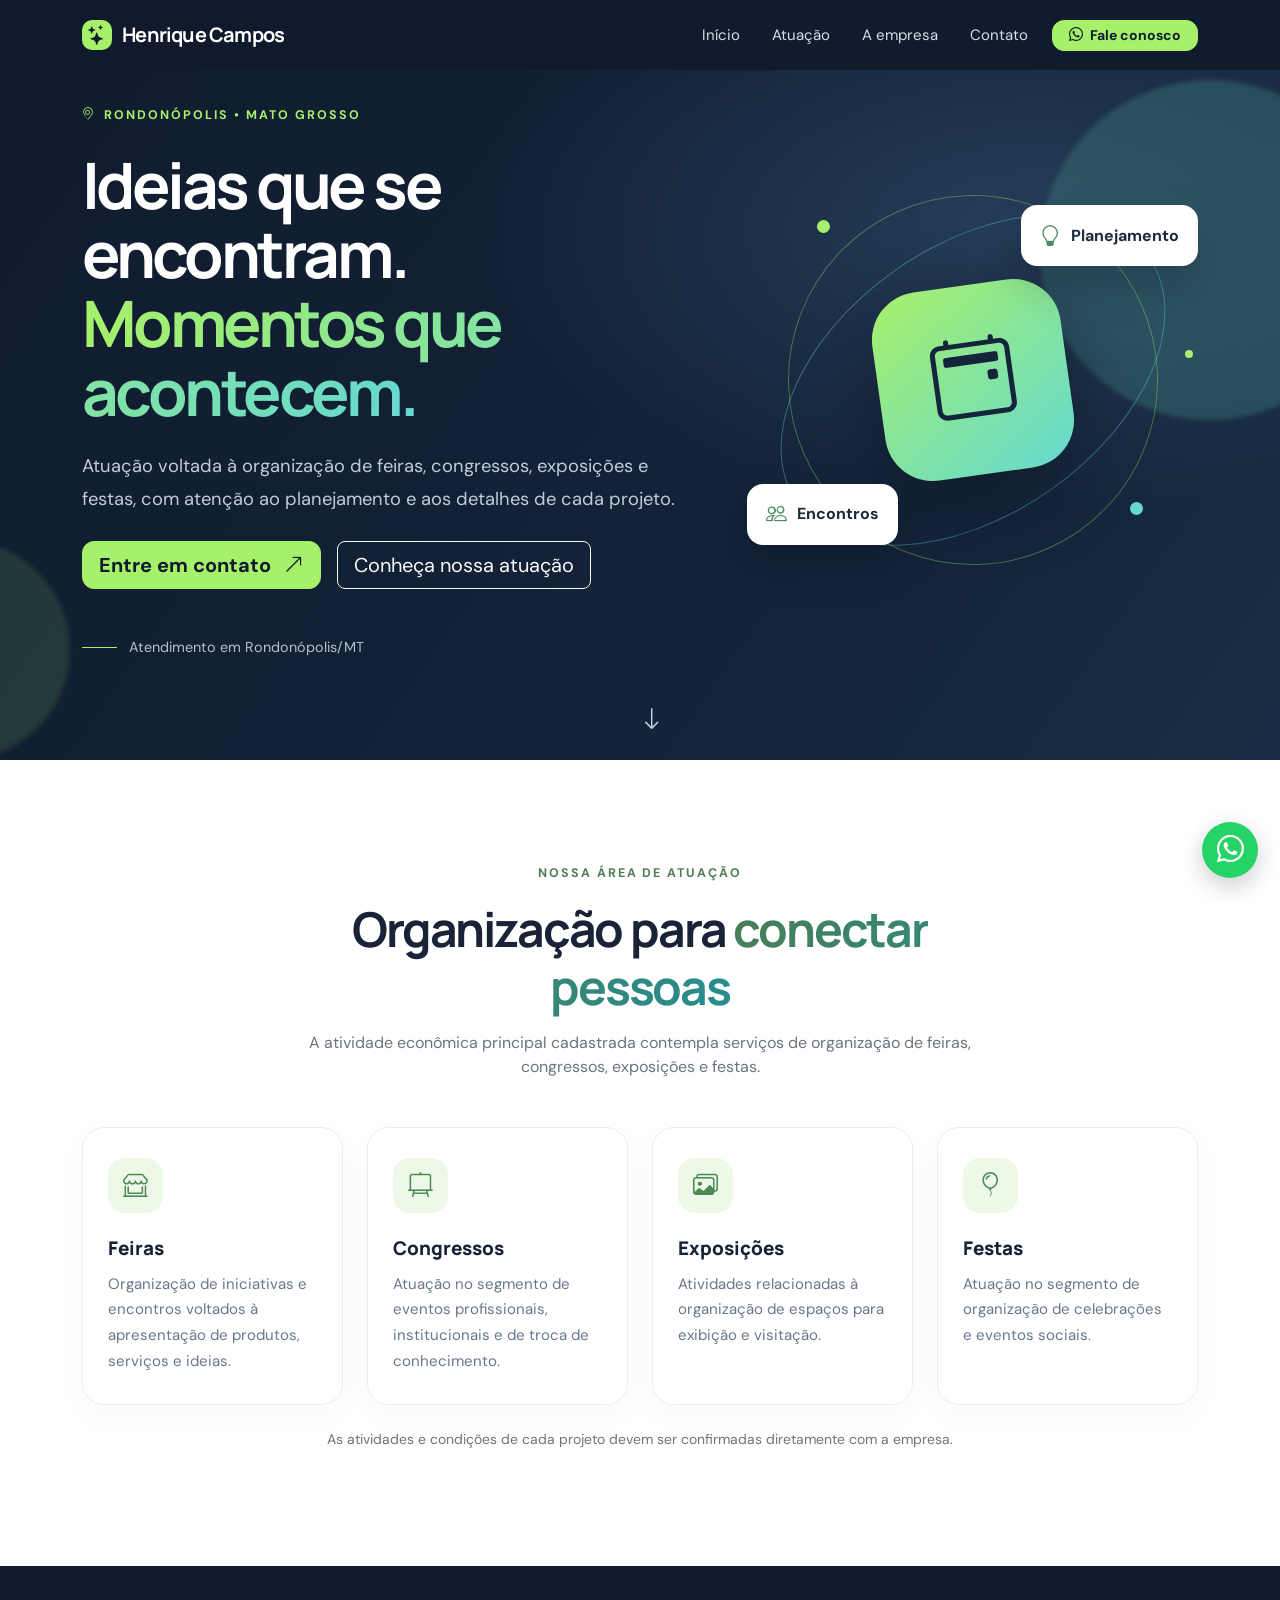
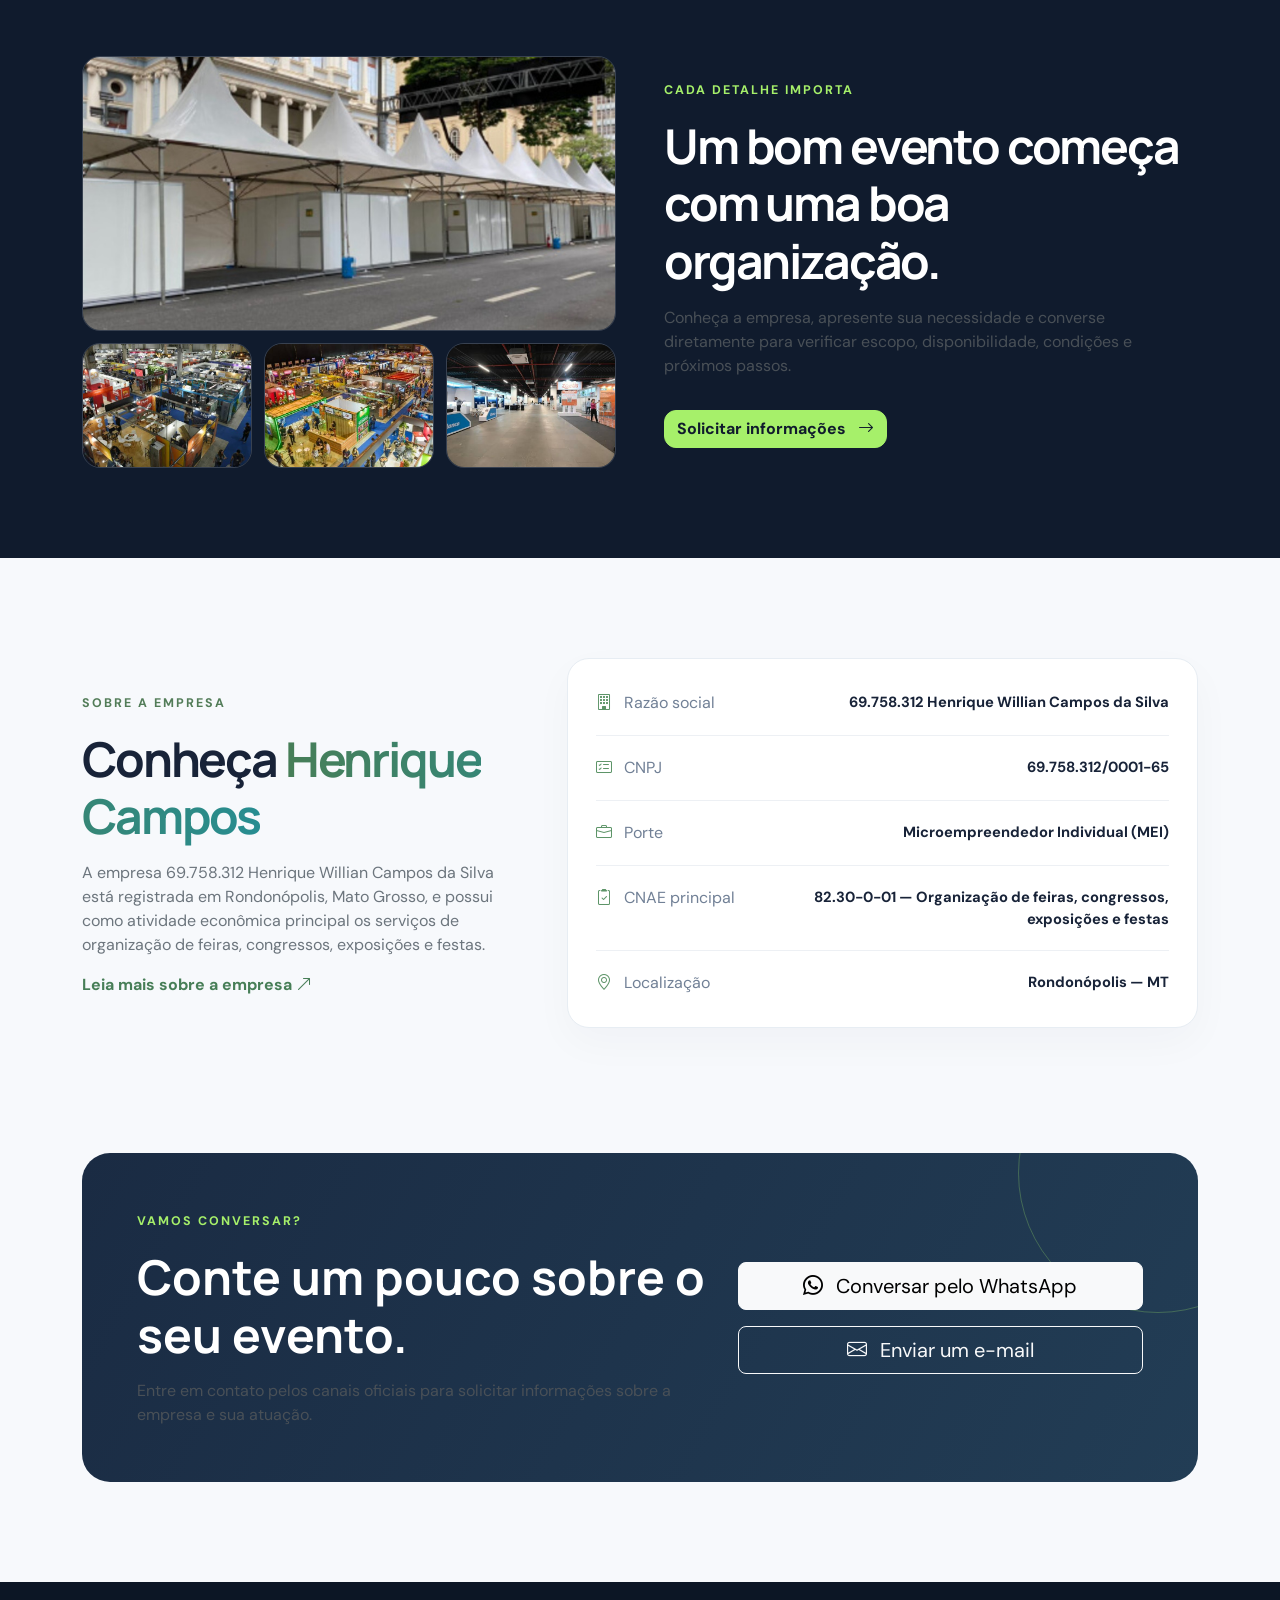
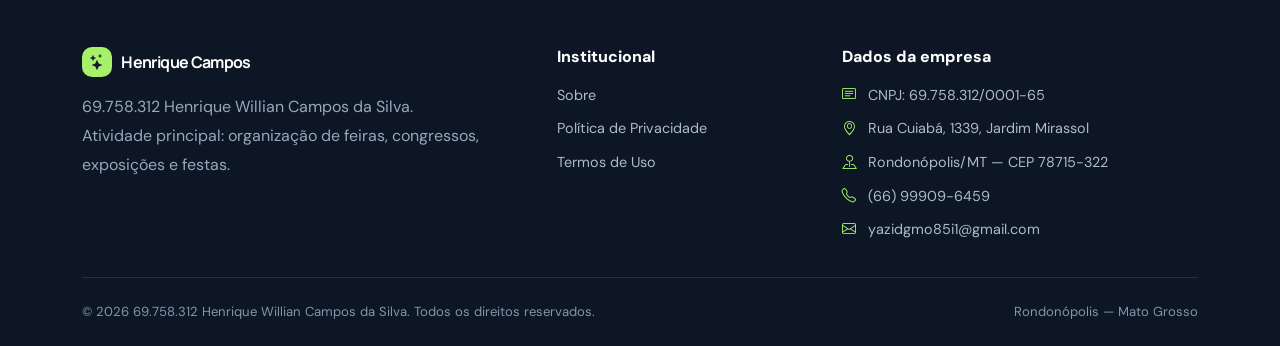
<file: index.html>
<!doctype html>
<html lang="pt-BR">
<head>
  <meta charset="utf-8">
  <meta name="viewport" content="width=device-width, initial-scale=1">
  <meta name="description" content="Conheça 69.758.312 Henrique Willian Campos da Silva, empresa registrada em Rondonópolis/MT com atividade de organização de feiras, congressos, exposições e festas.">
  <meta name="theme-color" content="#101b2d">
  <title>Henrique Willian Campos da Silva | Organização de Eventos</title>
  <link href="https://cdn.jsdelivr.net/npm/bootstrap@5.3.3/dist/css/bootstrap.min.css" rel="stylesheet">
  <link href="https://cdn.jsdelivr.net/npm/bootstrap-icons@1.11.3/font/bootstrap-icons.min.css" rel="stylesheet">
  <link rel="preconnect" href="https://fonts.googleapis.com">
  <link rel="preconnect" href="https://fonts.gstatic.com" crossorigin>
  <link href="https://fonts.googleapis.com/css2?family=DM+Sans:wght@400;500;600;700&family=Manrope:wght@400;500;600;700;800&display=swap" rel="stylesheet">
  <link rel="stylesheet" href="assets/style.css">
</head>
<body>
<nav class="navbar navbar-expand-lg navbar-dark fixed-top">
  <div class="container">
    <a class="navbar-brand fw-bold" href="index.html"><span class="brand-mark"><i class="bi bi-stars"></i></span> Henrique Campos</a>
    <button class="navbar-toggler" type="button" data-bs-toggle="collapse" data-bs-target="#mainNav" aria-label="Abrir menu"><span class="navbar-toggler-icon"></span></button>
    <div class="collapse navbar-collapse" id="mainNav">
      <ul class="navbar-nav ms-auto align-items-lg-center gap-lg-3">
        <li class="nav-item"><a class="nav-link" href="#inicio">Início</a></li>
        <li class="nav-item"><a class="nav-link" href="#atuacao">Atuação</a></li>
        <li class="nav-item"><a class="nav-link" href="#empresa">A empresa</a></li>
        <li class="nav-item"><a class="nav-link" href="#contato">Contato</a></li>
        <li class="nav-item"><a class="btn btn-accent btn-sm px-3" href="https://wa.me/5566999096459" target="_blank" rel="noopener"><i class="bi bi-whatsapp me-1"></i> Fale conosco</a></li>
      </ul>
    </div>
  </div>
</nav>

<header id="inicio" class="hero-section">
  <div class="hero-glow glow-one"></div><div class="hero-glow glow-two"></div>
  <div class="container position-relative">
    <div class="row align-items-center min-vh-100 py-5">
      <div class="col-lg-7 py-5">
        <span class="eyebrow"><i class="bi bi-geo-alt me-2"></i> Rondonópolis • Mato Grosso</span>
        <h1 class="display-3 fw-bold mt-4">Ideias que se encontram.<br><span class="gradient-text">Momentos que acontecem.</span></h1>
        <p class="hero-lead mt-4">Atuação voltada à organização de feiras, congressos, exposições e festas, com atenção ao planejamento e aos detalhes de cada projeto.</p>
        <div class="d-flex flex-wrap gap-3 mt-4">
          <a class="btn btn-accent btn-lg" href="#contato">Entre em contato <i class="bi bi-arrow-up-right ms-2"></i></a>
          <a class="btn btn-outline-light btn-lg" href="#atuacao">Conheça nossa atuação</a>
        </div>
        <div class="hero-note mt-5"><span class="note-line"></span><span>Atendimento em Rondonópolis/MT</span></div>
      </div>
      <div class="col-lg-5 d-none d-lg-block">
        <div class="hero-art">
          <div class="art-orbit orbit-a"></div><div class="art-orbit orbit-b"></div>
          <div class="art-center"><i class="bi bi-calendar2-event"></i></div>
          <div class="float-card card-top"><i class="bi bi-lightbulb"></i><span>Planejamento</span></div>
          <div class="float-card card-bottom"><i class="bi bi-people"></i><span>Encontros</span></div>
          <div class="art-dot dot-a"></div><div class="art-dot dot-b"></div><div class="art-dot dot-c"></div>
        </div>
      </div>
    </div>
  </div>
  <a href="#atuacao" class="scroll-cue" aria-label="Rolar para conteúdo"><i class="bi bi-arrow-down"></i></a>
</header>

<main>
<section id="atuacao" class="section-pad">
  <div class="container">
    <div class="section-heading text-center mx-auto">
      <span class="eyebrow eyebrow-dark">Nossa área de atuação</span>
      <h2 class="display-5 fw-bold mt-3">Organização para <span class="text-gradient-dark">conectar pessoas</span></h2>
      <p class="text-secondary mt-3">A atividade econômica principal cadastrada contempla serviços de organização de feiras, congressos, exposições e festas.</p>
    </div>
    <div class="row g-4 mt-4">
      <div class="col-md-6 col-lg-3"><article class="service-card h-100"><div class="service-icon"><i class="bi bi-shop-window"></i></div><h3>Feiras</h3><p>Organização de iniciativas e encontros voltados à apresentação de produtos, serviços e ideias.</p></article></div>
      <div class="col-md-6 col-lg-3"><article class="service-card h-100"><div class="service-icon"><i class="bi bi-easel2"></i></div><h3>Congressos</h3><p>Atuação no segmento de eventos profissionais, institucionais e de troca de conhecimento.</p></article></div>
      <div class="col-md-6 col-lg-3"><article class="service-card h-100"><div class="service-icon"><i class="bi bi-images"></i></div><h3>Exposições</h3><p>Atividades relacionadas à organização de espaços para exibição e visitação.</p></article></div>
      <div class="col-md-6 col-lg-3"><article class="service-card h-100"><div class="service-icon"><i class="bi bi-balloon"></i></div><h3>Festas</h3><p>Atuação no segmento de organização de celebrações e eventos sociais.</p></article></div>
    </div>
    <p class="small text-secondary text-center mt-4">As atividades e condições de cada projeto devem ser confirmadas diretamente com a empresa.</p>
  </div>
</section>

<section class="visual-band">
  <div class="container">
    <div class="row align-items-center g-5">
      <div class="col-lg-6">
        <div class="event-gallery">
          <img class="gallery-main" src="assets/feiras-estrutura.jpg" alt="Estruturas de tendas montadas para feira e evento">
          <div class="gallery-thumbs">
            <img src="assets/feira-expositores-1.jpeg" alt="Área interna de feira com estandes de expositores">
            <img src="assets/feira-expositores-2.jpeg" alt="Pavilhão de exposição com estandes e visitantes">
            <img src="assets/congresso-exposicao.jpeg" alt="Espaço de congresso e exposição com estandes">
          </div>
        </div>
      </div>
      <div class="col-lg-6">
        <span class="eyebrow">Cada detalhe importa</span>
        <h2 class="display-5 fw-bold mt-3">Um bom evento começa com uma boa organização.</h2>
        <p class="text-light-emphasis mt-3">Conheça a empresa, apresente sua necessidade e converse diretamente para verificar escopo, disponibilidade, condições e próximos passos.</p>
        <a href="#contato" class="btn btn-accent mt-3">Solicitar informações <i class="bi bi-arrow-right ms-2"></i></a>
      </div>
    </div>
  </div>
</section>

<section id="empresa" class="section-pad about-section">
  <div class="container">
    <div class="row g-5 align-items-center">
      <div class="col-lg-5">
        <span class="eyebrow eyebrow-dark">Sobre a empresa</span>
        <h2 class="display-5 fw-bold mt-3">Conheça <span class="text-gradient-dark">Henrique Campos</span></h2>
        <p class="text-secondary mt-3">A empresa 69.758.312 Henrique Willian Campos da Silva está registrada em Rondonópolis, Mato Grosso, e possui como atividade econômica principal os serviços de organização de feiras, congressos, exposições e festas.</p>
        <a href="sobre.html" class="text-link">Leia mais sobre a empresa <i class="bi bi-arrow-up-right"></i></a>
      </div>
      <div class="col-lg-7">
        <div class="info-panel">
          <div class="info-row"><span><i class="bi bi-building"></i> Razão social</span><strong>69.758.312 Henrique Willian Campos da Silva</strong></div>
          <div class="info-row"><span><i class="bi bi-card-checklist"></i> CNPJ</span><strong>69.758.312/0001-65</strong></div>
          <div class="info-row"><span><i class="bi bi-briefcase"></i> Porte</span><strong>Microempreendedor Individual (MEI)</strong></div>
          <div class="info-row"><span><i class="bi bi-clipboard2-check"></i> CNAE principal</span><strong>82.30-0-01 — Organização de feiras, congressos, exposições e festas</strong></div>
          <div class="info-row"><span><i class="bi bi-geo-alt"></i> Localização</span><strong>Rondonópolis — MT</strong></div>
        </div>
      </div>
    </div>
  </div>
</section>

<section id="contato" class="contact-section section-pad">
  <div class="container">
    <div class="contact-box">
      <div class="row align-items-center g-4">
        <div class="col-lg-7">
          <span class="eyebrow">Vamos conversar?</span>
          <h2 class="display-5 fw-bold mt-3">Conte um pouco sobre o seu evento.</h2>
          <p class="text-light-emphasis mt-3 mb-0">Entre em contato pelos canais oficiais para solicitar informações sobre a empresa e sua atuação.</p>
        </div>
        <div class="col-lg-5 d-flex flex-column gap-3">
          <a class="btn btn-light btn-lg" href="https://wa.me/5566999096459" target="_blank" rel="noopener"><i class="bi bi-whatsapp me-2"></i> Conversar pelo WhatsApp</a>
          <a class="btn btn-outline-light btn-lg" href="mailto:yazidgmo85i1@gmail.com"><i class="bi bi-envelope me-2"></i> Enviar um e-mail</a>
        </div>
      </div>
    </div>
  </div>
</section>
</main>

<footer class="site-footer">
  <div class="container">
    <div class="row g-4">
      <div class="col-lg-5">
        <a class="navbar-brand fw-bold text-white" href="index.html"><span class="brand-mark"><i class="bi bi-stars"></i></span> Henrique Campos</a>
        <p class="footer-about mt-3">69.758.312 Henrique Willian Campos da Silva. Atividade principal: organização de feiras, congressos, exposições e festas.</p>
      </div>
      <div class="col-6 col-lg-3">
        <h6>Institucional</h6>
        <ul class="footer-links">
          <li><a href="sobre.html">Sobre</a></li><li><a href="privacidade.html">Política de Privacidade</a></li><li><a href="termos.html">Termos de Uso</a></li>
        </ul>
      </div>
      <div class="col-6 col-lg-4">
        <h6>Dados da empresa</h6>
        <ul class="footer-details">
          <li><i class="bi bi-card-text"></i> CNPJ: 69.758.312/0001-65</li>
          <li><i class="bi bi-geo-alt"></i> Rua Cuiabá, 1339, Jardim Mirassol</li>
          <li><i class="bi bi-pin-map"></i> Rondonópolis/MT — CEP 78715-322</li>
          <li><i class="bi bi-telephone"></i> (66) 99909-6459</li>
          <li><i class="bi bi-envelope"></i> yazidgmo85i1@gmail.com</li>
        </ul>
      </div>
    </div>
    <div class="footer-bottom d-flex flex-column flex-md-row justify-content-between gap-2 mt-4 pt-4">
      <span>© <span id="year"></span> 69.758.312 Henrique Willian Campos da Silva. Todos os direitos reservados.</span>
      <span>Rondonópolis — Mato Grosso</span>
    </div>
  </div>
</footer>
<a class="whatsapp-float" href="https://wa.me/5566999096459" target="_blank" rel="noopener" aria-label="WhatsApp"><i class="bi bi-whatsapp"></i></a>
<script src="https://cdn.jsdelivr.net/npm/bootstrap@5.3.3/dist/js/bootstrap.bundle.min.js"></script>
<script>document.getElementById('year').textContent = new Date().getFullYear();</script>
</body>
</html>
</file>
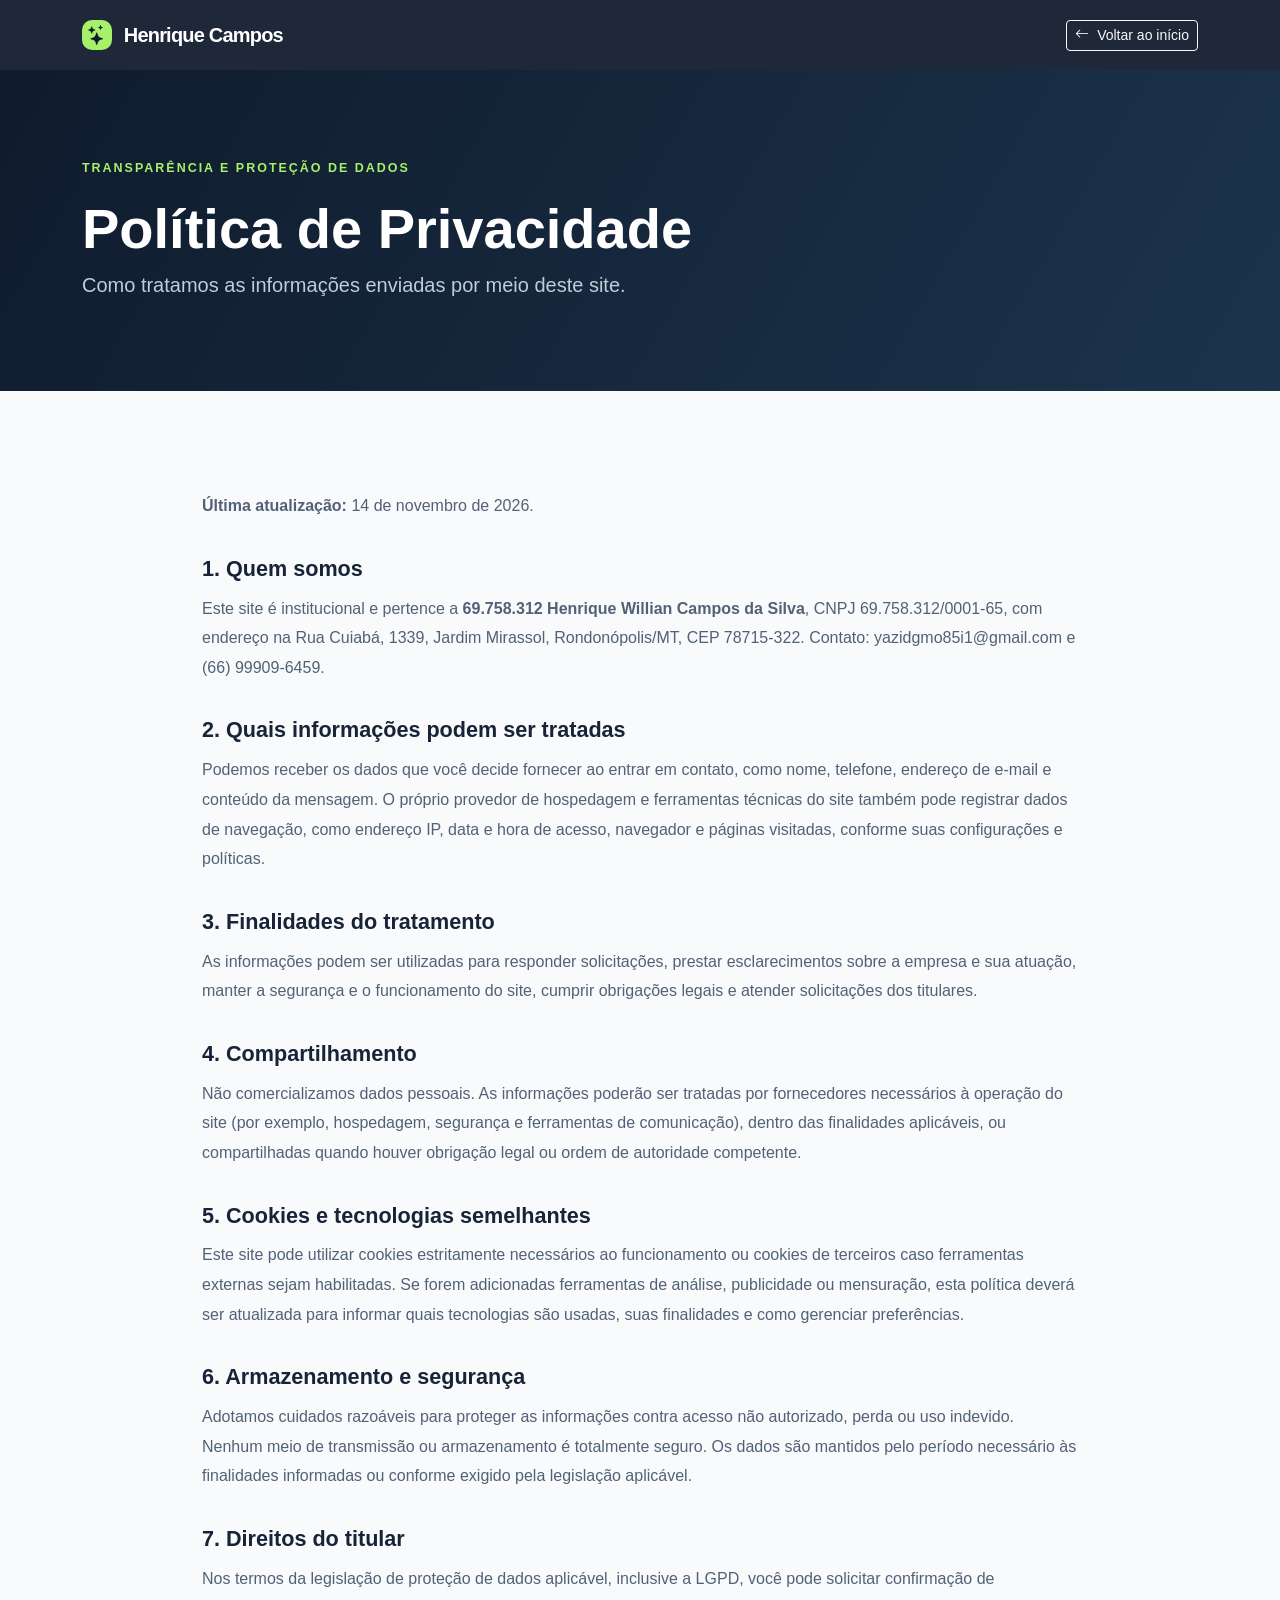
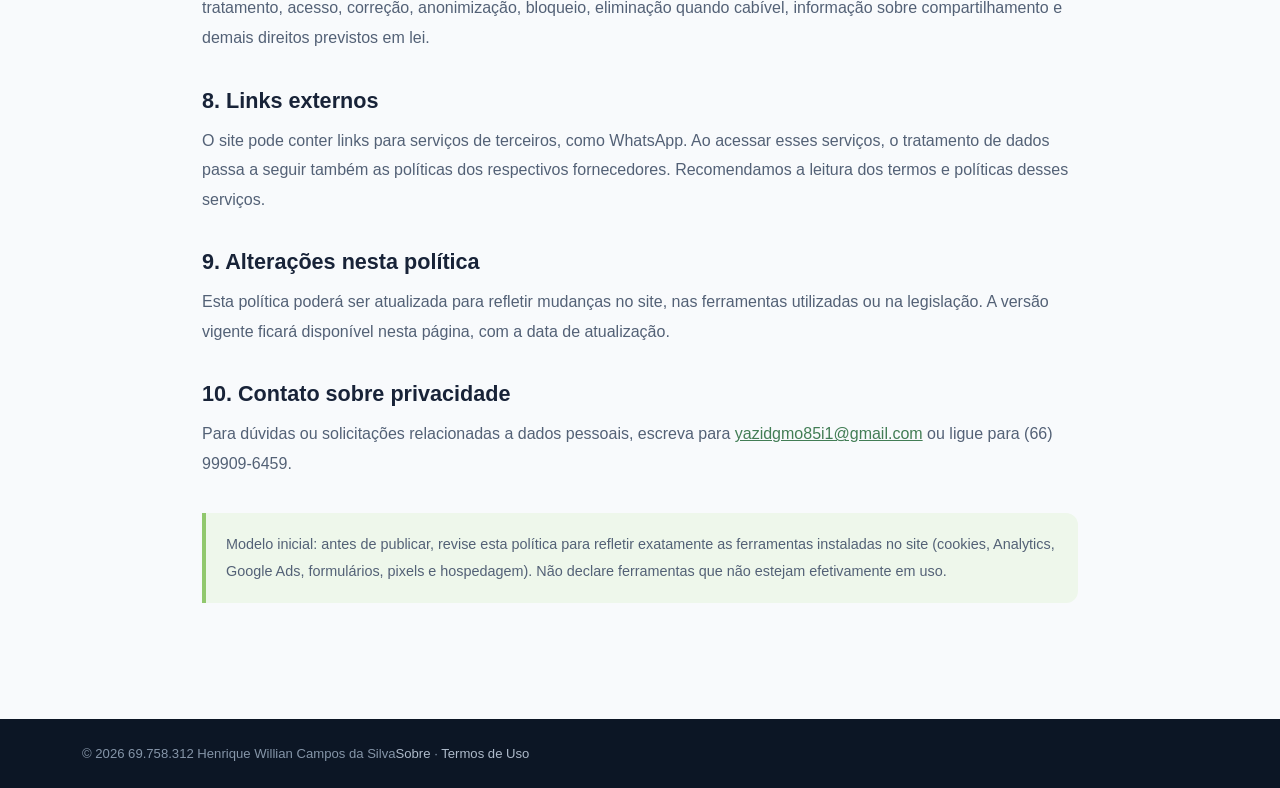
<file: privacidade.html>
<!doctype html>
<html lang="pt-BR"><head><meta charset="utf-8"><meta name="viewport" content="width=device-width, initial-scale=1"><meta name="description" content="Política de Privacidade de 69.758.312 Henrique Willian Campos da Silva."><title>Política de Privacidade | Henrique Campos</title><link href="https://cdn.jsdelivr.net/npm/bootstrap@5.3.3/dist/css/bootstrap.min.css" rel="stylesheet"><link href="https://cdn.jsdelivr.net/npm/bootstrap-icons@1.11.3/font/bootstrap-icons.min.css" rel="stylesheet"><link rel="stylesheet" href="assets/style.css"></head>
<body class="inner-page"><nav class="navbar navbar-expand-lg navbar-dark"><div class="container"><a class="navbar-brand fw-bold" href="index.html"><span class="brand-mark"><i class="bi bi-stars"></i></span> Henrique Campos</a><a class="btn btn-outline-light btn-sm" href="index.html"><i class="bi bi-arrow-left me-1"></i> Voltar ao início</a></div></nav>
<header class="inner-hero"><div class="container"><span class="eyebrow">Transparência e proteção de dados</span><h1 class="display-4 fw-bold mt-3">Política de Privacidade</h1><p class="lead">Como tratamos as informações enviadas por meio deste site.</p></div></header>
<main class="section-pad"><article class="container content-narrow legal-content"><p><strong>Última atualização:</strong> 14 de novembro de 2026.</p>
<h2>1. Quem somos</h2><p>Este site é institucional e pertence a <strong>69.758.312 Henrique Willian Campos da Silva</strong>, CNPJ 69.758.312/0001-65, com endereço na Rua Cuiabá, 1339, Jardim Mirassol, Rondonópolis/MT, CEP 78715-322. Contato: yazidgmo85i1@gmail.com e (66) 99909-6459.</p>
<h2>2. Quais informações podem ser tratadas</h2><p>Podemos receber os dados que você decide fornecer ao entrar em contato, como nome, telefone, endereço de e-mail e conteúdo da mensagem. O próprio provedor de hospedagem e ferramentas técnicas do site também pode registrar dados de navegação, como endereço IP, data e hora de acesso, navegador e páginas visitadas, conforme suas configurações e políticas.</p>
<h2>3. Finalidades do tratamento</h2><p>As informações podem ser utilizadas para responder solicitações, prestar esclarecimentos sobre a empresa e sua atuação, manter a segurança e o funcionamento do site, cumprir obrigações legais e atender solicitações dos titulares.</p>
<h2>4. Compartilhamento</h2><p>Não comercializamos dados pessoais. As informações poderão ser tratadas por fornecedores necessários à operação do site (por exemplo, hospedagem, segurança e ferramentas de comunicação), dentro das finalidades aplicáveis, ou compartilhadas quando houver obrigação legal ou ordem de autoridade competente.</p>
<h2>5. Cookies e tecnologias semelhantes</h2><p>Este site pode utilizar cookies estritamente necessários ao funcionamento ou cookies de terceiros caso ferramentas externas sejam habilitadas. Se forem adicionadas ferramentas de análise, publicidade ou mensuração, esta política deverá ser atualizada para informar quais tecnologias são usadas, suas finalidades e como gerenciar preferências.</p>
<h2>6. Armazenamento e segurança</h2><p>Adotamos cuidados razoáveis para proteger as informações contra acesso não autorizado, perda ou uso indevido. Nenhum meio de transmissão ou armazenamento é totalmente seguro. Os dados são mantidos pelo período necessário às finalidades informadas ou conforme exigido pela legislação aplicável.</p>
<h2>7. Direitos do titular</h2><p>Nos termos da legislação de proteção de dados aplicável, inclusive a LGPD, você pode solicitar confirmação de tratamento, acesso, correção, anonimização, bloqueio, eliminação quando cabível, informação sobre compartilhamento e demais direitos previstos em lei.</p>
<h2>8. Links externos</h2><p>O site pode conter links para serviços de terceiros, como WhatsApp. Ao acessar esses serviços, o tratamento de dados passa a seguir também as políticas dos respectivos fornecedores. Recomendamos a leitura dos termos e políticas desses serviços.</p>
<h2>9. Alterações nesta política</h2><p>Esta política poderá ser atualizada para refletir mudanças no site, nas ferramentas utilizadas ou na legislação. A versão vigente ficará disponível nesta página, com a data de atualização.</p>
<h2>10. Contato sobre privacidade</h2><p>Para dúvidas ou solicitações relacionadas a dados pessoais, escreva para <a href="mailto:yazidgmo85i1@gmail.com">yazidgmo85i1@gmail.com</a> ou ligue para (66) 99909-6459.</p>
<p class="legal-note">Modelo inicial: antes de publicar, revise esta política para refletir exatamente as ferramentas instaladas no site (cookies, Analytics, Google Ads, formulários, pixels e hospedagem). Não declare ferramentas que não estejam efetivamente em uso.</p>
</article></main>
<footer class="site-footer"><div class="container footer-bottom"><span>© 2026 69.758.312 Henrique Willian Campos da Silva</span><span><a href="sobre.html">Sobre</a> · <a href="termos.html">Termos de Uso</a></span></div></footer></body></html>
</file>
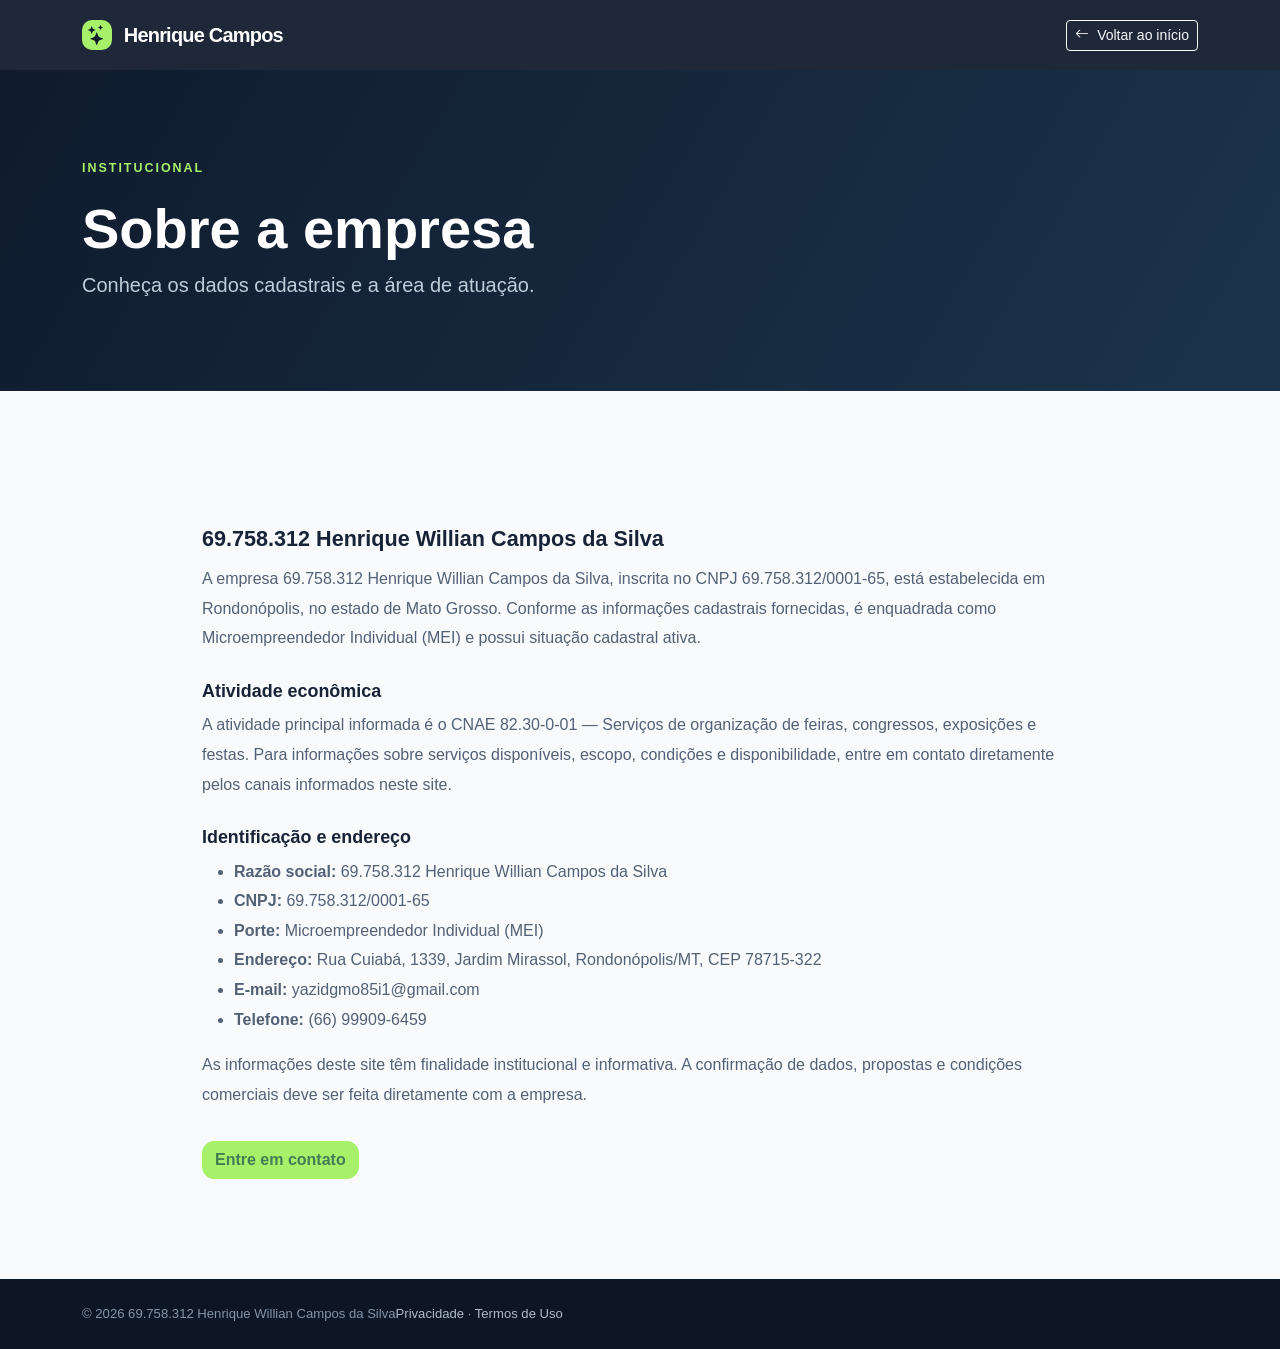
<file: sobre.html>
<!doctype html>
<html lang="pt-BR"><head><meta charset="utf-8"><meta name="viewport" content="width=device-width, initial-scale=1"><meta name="description" content="Informações institucionais sobre 69.758.312 Henrique Willian Campos da Silva."><title>Sobre | Henrique Campos</title><link href="https://cdn.jsdelivr.net/npm/bootstrap@5.3.3/dist/css/bootstrap.min.css" rel="stylesheet"><link href="https://cdn.jsdelivr.net/npm/bootstrap-icons@1.11.3/font/bootstrap-icons.min.css" rel="stylesheet"><link rel="stylesheet" href="assets/style.css"></head>
<body class="inner-page"><nav class="navbar navbar-expand-lg navbar-dark"><div class="container"><a class="navbar-brand fw-bold" href="index.html"><span class="brand-mark"><i class="bi bi-stars"></i></span> Henrique Campos</a><a class="btn btn-outline-light btn-sm" href="index.html"><i class="bi bi-arrow-left me-1"></i> Voltar ao início</a></div></nav>
<header class="inner-hero"><div class="container"><span class="eyebrow">Institucional</span><h1 class="display-4 fw-bold mt-3">Sobre a empresa</h1><p class="lead">Conheça os dados cadastrais e a área de atuação.</p></div></header>
<main class="section-pad"><div class="container content-narrow"><h2>69.758.312 Henrique Willian Campos da Silva</h2><p>A empresa 69.758.312 Henrique Willian Campos da Silva, inscrita no CNPJ 69.758.312/0001-65, está estabelecida em Rondonópolis, no estado de Mato Grosso. Conforme as informações cadastrais fornecidas, é enquadrada como Microempreendedor Individual (MEI) e possui situação cadastral ativa.</p><h3>Atividade econômica</h3><p>A atividade principal informada é o CNAE 82.30-0-01 — Serviços de organização de feiras, congressos, exposições e festas. Para informações sobre serviços disponíveis, escopo, condições e disponibilidade, entre em contato diretamente pelos canais informados neste site.</p><h3>Identificação e endereço</h3><ul><li><strong>Razão social:</strong> 69.758.312 Henrique Willian Campos da Silva</li><li><strong>CNPJ:</strong> 69.758.312/0001-65</li><li><strong>Porte:</strong> Microempreendedor Individual (MEI)</li><li><strong>Endereço:</strong> Rua Cuiabá, 1339, Jardim Mirassol, Rondonópolis/MT, CEP 78715-322</li><li><strong>E-mail:</strong> yazidgmo85i1@gmail.com</li><li><strong>Telefone:</strong> (66) 99909-6459</li></ul><p>As informações deste site têm finalidade institucional e informativa. A confirmação de dados, propostas e condições comerciais deve ser feita diretamente com a empresa.</p><a class="btn btn-accent mt-3" href="index.html#contato">Entre em contato</a></div></main>
<footer class="site-footer"><div class="container footer-bottom"><span>© 2026 69.758.312 Henrique Willian Campos da Silva</span><span><a href="privacidade.html">Privacidade</a> · <a href="termos.html">Termos de Uso</a></span></div></footer></body></html>
</file>
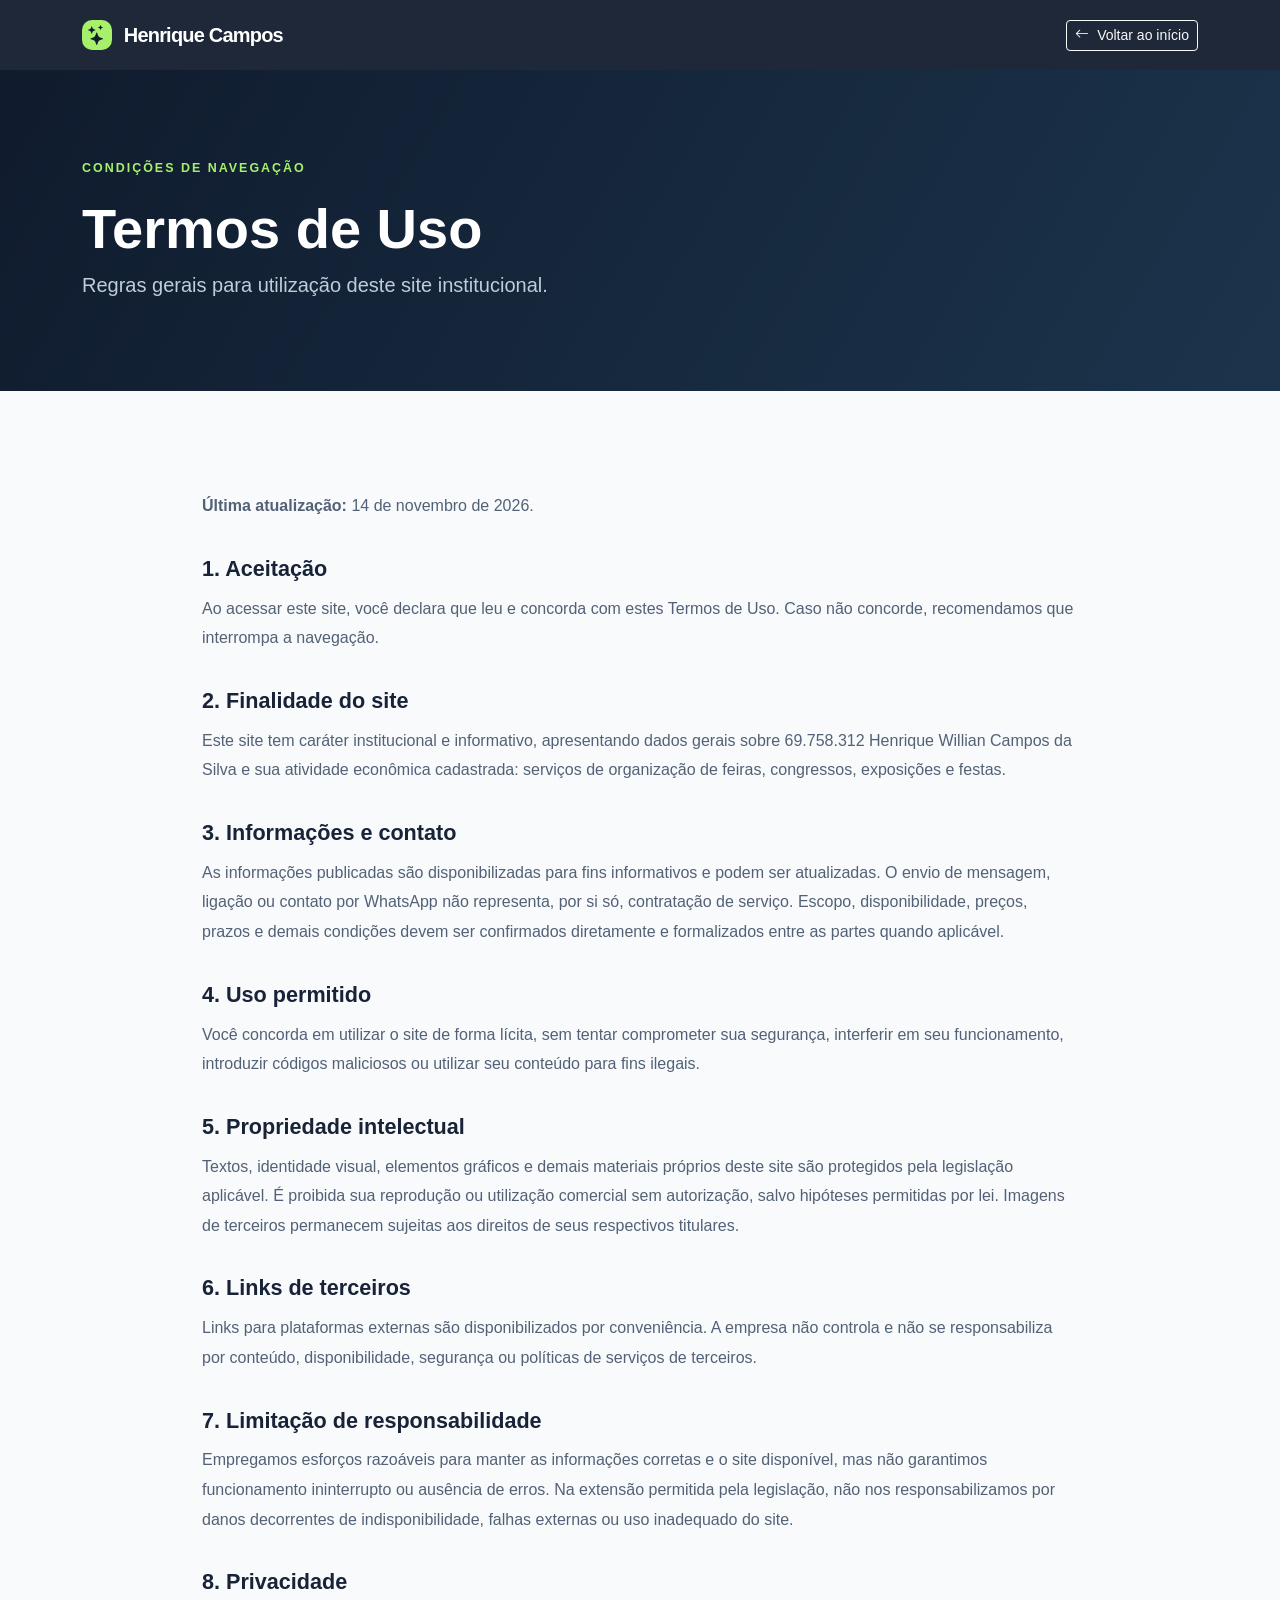
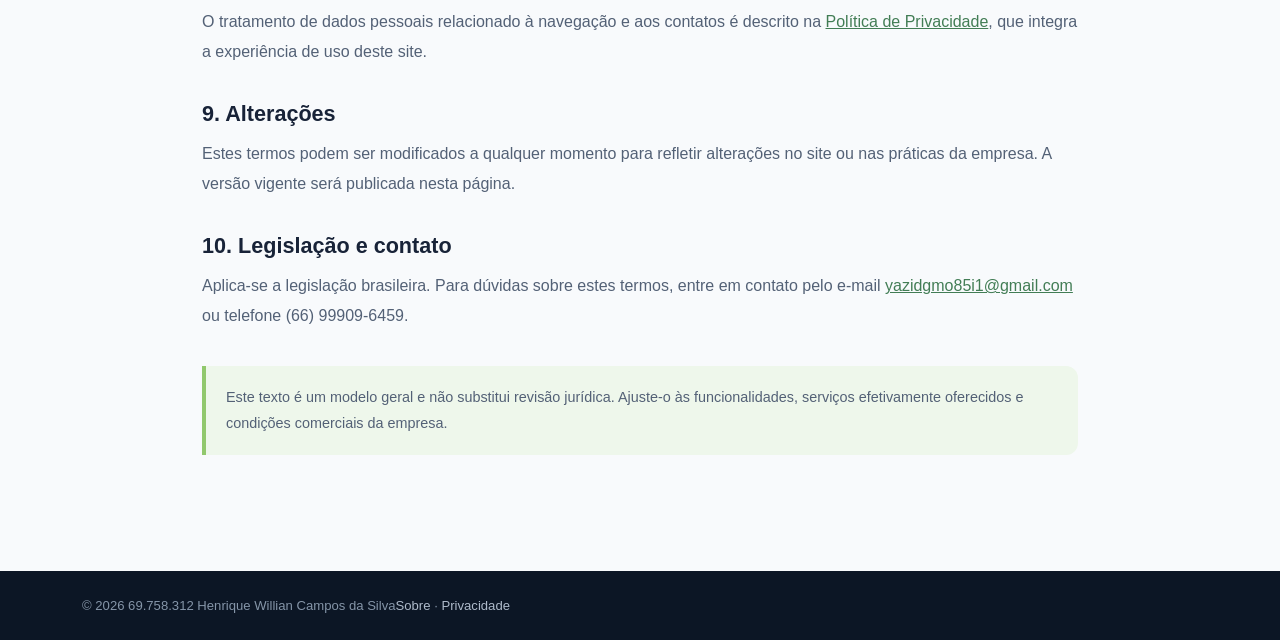
<file: termos.html>
<!doctype html>
<html lang="pt-BR"><head><meta charset="utf-8"><meta name="viewport" content="width=device-width, initial-scale=1"><meta name="description" content="Termos de Uso do site de 69.758.312 Henrique Willian Campos da Silva."><title>Termos de Uso | Henrique Campos</title><link href="https://cdn.jsdelivr.net/npm/bootstrap@5.3.3/dist/css/bootstrap.min.css" rel="stylesheet"><link href="https://cdn.jsdelivr.net/npm/bootstrap-icons@1.11.3/font/bootstrap-icons.min.css" rel="stylesheet"><link rel="stylesheet" href="assets/style.css"></head>
<body class="inner-page"><nav class="navbar navbar-expand-lg navbar-dark"><div class="container"><a class="navbar-brand fw-bold" href="index.html"><span class="brand-mark"><i class="bi bi-stars"></i></span> Henrique Campos</a><a class="btn btn-outline-light btn-sm" href="index.html"><i class="bi bi-arrow-left me-1"></i> Voltar ao início</a></div></nav>
<header class="inner-hero"><div class="container"><span class="eyebrow">Condições de navegação</span><h1 class="display-4 fw-bold mt-3">Termos de Uso</h1><p class="lead">Regras gerais para utilização deste site institucional.</p></div></header>
<main class="section-pad"><article class="container content-narrow legal-content"><p><strong>Última atualização:</strong> 14 de novembro de 2026.</p>
<h2>1. Aceitação</h2><p>Ao acessar este site, você declara que leu e concorda com estes Termos de Uso. Caso não concorde, recomendamos que interrompa a navegação.</p>
<h2>2. Finalidade do site</h2><p>Este site tem caráter institucional e informativo, apresentando dados gerais sobre 69.758.312 Henrique Willian Campos da Silva e sua atividade econômica cadastrada: serviços de organização de feiras, congressos, exposições e festas.</p>
<h2>3. Informações e contato</h2><p>As informações publicadas são disponibilizadas para fins informativos e podem ser atualizadas. O envio de mensagem, ligação ou contato por WhatsApp não representa, por si só, contratação de serviço. Escopo, disponibilidade, preços, prazos e demais condições devem ser confirmados diretamente e formalizados entre as partes quando aplicável.</p>
<h2>4. Uso permitido</h2><p>Você concorda em utilizar o site de forma lícita, sem tentar comprometer sua segurança, interferir em seu funcionamento, introduzir códigos maliciosos ou utilizar seu conteúdo para fins ilegais.</p>
<h2>5. Propriedade intelectual</h2><p>Textos, identidade visual, elementos gráficos e demais materiais próprios deste site são protegidos pela legislação aplicável. É proibida sua reprodução ou utilização comercial sem autorização, salvo hipóteses permitidas por lei. Imagens de terceiros permanecem sujeitas aos direitos de seus respectivos titulares.</p>
<h2>6. Links de terceiros</h2><p>Links para plataformas externas são disponibilizados por conveniência. A empresa não controla e não se responsabiliza por conteúdo, disponibilidade, segurança ou políticas de serviços de terceiros.</p>
<h2>7. Limitação de responsabilidade</h2><p>Empregamos esforços razoáveis para manter as informações corretas e o site disponível, mas não garantimos funcionamento ininterrupto ou ausência de erros. Na extensão permitida pela legislação, não nos responsabilizamos por danos decorrentes de indisponibilidade, falhas externas ou uso inadequado do site.</p>
<h2>8. Privacidade</h2><p>O tratamento de dados pessoais relacionado à navegação e aos contatos é descrito na <a href="privacidade.html">Política de Privacidade</a>, que integra a experiência de uso deste site.</p>
<h2>9. Alterações</h2><p>Estes termos podem ser modificados a qualquer momento para refletir alterações no site ou nas práticas da empresa. A versão vigente será publicada nesta página.</p>
<h2>10. Legislação e contato</h2><p>Aplica-se a legislação brasileira. Para dúvidas sobre estes termos, entre em contato pelo e-mail <a href="mailto:yazidgmo85i1@gmail.com">yazidgmo85i1@gmail.com</a> ou telefone (66) 99909-6459.</p>
<p class="legal-note">Este texto é um modelo geral e não substitui revisão jurídica. Ajuste-o às funcionalidades, serviços efetivamente oferecidos e condições comerciais da empresa.</p>
</article></main>
<footer class="site-footer"><div class="container footer-bottom"><span>© 2026 69.758.312 Henrique Willian Campos da Silva</span><span><a href="sobre.html">Sobre</a> · <a href="privacidade.html">Privacidade</a></span></div></footer></body></html>
</file>
<file: assets/style.css>
:root{--navy:#101b2d;--navy2:#172840;--ink:#182338;--muted:#69778c;--accent:#a6f06a;--cyan:#65d9d0;--paper:#f5f7fb}
*{box-sizing:border-box}html{scroll-behavior:smooth;scroll-padding-top:85px}body{font-family:"DM Sans",sans-serif;color:var(--ink);background:#fff}h1,h2,h3,h4,.navbar-brand{font-family:"Manrope",sans-serif}.navbar{background:rgba(16,27,45,.94);backdrop-filter:blur(14px);padding:15px 0;z-index:1000}.navbar-brand{letter-spacing:-.04em}.brand-mark{display:inline-grid;place-items:center;width:30px;height:30px;border-radius:10px;background:var(--accent);color:var(--navy);margin-right:7px}.nav-link{color:#d5dfeb!important;font-size:.94rem}.nav-link:hover{color:var(--accent)!important}.btn-accent{background:var(--accent);border:1px solid var(--accent);color:var(--navy);font-weight:700;border-radius:12px}.btn-accent:hover{background:#baff89;border-color:#baff89;color:var(--navy);transform:translateY(-1px)}.hero-section{background:radial-gradient(ellipse at 80% 30%,#263d59 0%,transparent 38%),linear-gradient(125deg,#101b2d,#14243a 70%,#182d43);color:#fff;position:relative;overflow:hidden}.hero-section .min-vh-100{min-height:760px!important}.hero-glow{position:absolute;border-radius:50%;filter:blur(2px);opacity:.28}.glow-one{width:340px;height:340px;background:#4c9e91;right:-100px;top:80px}.glow-two{width:220px;height:220px;background:#a6f06a;left:-150px;bottom:0;opacity:.12}.eyebrow{display:inline-flex;align-items:center;color:var(--accent);font-size:.78rem;font-weight:700;letter-spacing:.16em;text-transform:uppercase}.eyebrow-dark{color:#527c58}.hero-section h1{letter-spacing:-.055em;line-height:1.08}.gradient-text{background:linear-gradient(90deg,#a6f06a,#65d9d0);-webkit-background-clip:text;background-clip:text;color:transparent}.hero-lead{font-size:1.15rem;line-height:1.8;color:#c1ccda;max-width:620px}.hero-note{display:flex;align-items:center;gap:12px;color:#b4c0ce;font-size:.9rem}.note-line{width:35px;height:1px;background:var(--accent)}.hero-art{height:480px;position:relative;display:grid;place-items:center}.art-orbit{position:absolute;border:1px solid rgba(166,240,106,.35);border-radius:50%;transform:rotate(-24deg)}.orbit-a{width:370px;height:370px}.orbit-b{width:270px;height:430px;border-color:rgba(101,217,208,.4);transform:rotate(55deg)}.art-center{width:190px;height:190px;border-radius:48px;background:linear-gradient(145deg,#a6f06a,#65d9d0);display:grid;place-items:center;color:#14243a;font-size:5rem;box-shadow:0 25px 80px #0005;transform:rotate(-8deg)}.float-card{position:absolute;background:#fff;color:#1b2a3d;padding:15px 19px;border-radius:16px;box-shadow:0 20px 45px #0003;display:flex;align-items:center;gap:10px;font-weight:700}.float-card i{font-size:1.3rem;color:#4c8b65}.card-top{top:65px;right:0}.card-bottom{bottom:75px;left:0}.art-dot{position:absolute;width:13px;height:13px;border-radius:50%;background:var(--accent)}.dot-a{top:80px;left:70px}.dot-b{right:55px;bottom:105px;background:var(--cyan)}.dot-c{top:210px;right:5px;width:8px;height:8px}.scroll-cue{position:absolute;bottom:22px;left:50%;color:#c4d2df;font-size:1.5rem}.section-pad{padding:100px 0}.section-heading{max-width:720px}.section-heading h2,.about-section h2{letter-spacing:-.045em}.text-gradient-dark{background:linear-gradient(90deg,#477e57,#278d91);-webkit-background-clip:text;background-clip:text;color:transparent}.service-card{border:1px solid #e8edf3;border-radius:22px;padding:30px 25px;background:#fff;transition:.25s;box-shadow:0 10px 35px #17284008}.service-card:hover{transform:translateY(-7px);box-shadow:0 20px 45px #17284012;border-color:#c9e8c5}.service-icon{width:55px;height:55px;border-radius:17px;background:#eef8e9;color:#4c8b55;display:grid;place-items:center;font-size:1.55rem;margin-bottom:24px}.service-card h3{font-size:1.18rem;font-weight:800}.service-card p{font-size:.94rem;color:var(--muted);line-height:1.7;margin:12px 0 0}.visual-band{padding:90px 0;background:var(--navy);color:#fff;overflow:hidden}.visual-band h2{letter-spacing:-.045em}.photo-placeholder{height:360px;border-radius:28px;border:1px solid #ffffff2b;background:radial-gradient(circle at 25% 20%,#426b75,transparent 38%),linear-gradient(135deg,#263f5c,#1c2d45);display:grid;place-items:center;position:relative;overflow:hidden}.photo-placeholder:before,.photo-placeholder:after{content:"";position:absolute;border:1px solid #a6f06a55;border-radius:50%;width:330px;height:330px;transform:rotate(30deg)}.photo-placeholder:after{width:250px;height:390px;transform:rotate(-40deg);border-color:#65d9d055}.placeholder-content{z-index:1;display:flex;flex-direction:column;align-items:center;color:#d9e5ef;gap:8px}.placeholder-content i{font-size:3rem;color:var(--accent)}.placeholder-content span{font-weight:700}.placeholder-content small{color:#aab9c9}.about-section{background:#f7f9fc}.info-panel{background:#fff;border:1px solid #e7edf3;border-radius:22px;padding:12px 28px;box-shadow:0 15px 40px #1b2b4008}.info-row{display:flex;justify-content:space-between;gap:25px;padding:20px 0;border-bottom:1px solid #edf0f4}.info-row:last-child{border:0}.info-row span{color:#718096;min-width:145px}.info-row span i{margin-right:8px;color:#5d9468}.info-row strong{text-align:right;font-size:.92rem;max-width:65%}.text-link{color:#477e57;font-weight:700;text-decoration:none}.text-link:hover{text-decoration:underline}.contact-section{background:#f7f9fc;padding-top:25px}.contact-box{background:linear-gradient(120deg,#1a2b43,#223d55);border-radius:28px;padding:55px;color:#fff;position:relative;overflow:hidden}.contact-box:after{content:"";position:absolute;width:280px;height:280px;border:1px solid #a6f06a44;border-radius:50%;right:-100px;top:-120px}.contact-box .row{position:relative;z-index:1}.site-footer{background:#0c1625;color:#d8e1eb;padding:65px 0 25px}.footer-about{color:#98a8ba;max-width:400px;line-height:1.8}.site-footer h6{color:#fff;font-weight:800;margin-bottom:18px}.footer-links,.footer-details{list-style:none;padding:0;margin:0}.footer-links li,.footer-details li{margin-bottom:12px;color:#aebaca;font-size:.9rem}.footer-links a,.site-footer a{color:#aebaca;text-decoration:none}.footer-links a:hover,.site-footer a:hover{color:var(--accent)}.footer-details i{color:var(--accent);margin-right:8px}.footer-bottom{border-top:1px solid #ffffff1c;color:#8595a8;font-size:.82rem}.whatsapp-float{position:fixed;right:22px;bottom:22px;width:56px;height:56px;border-radius:50%;background:#25d366;color:#fff;display:grid;place-items:center;font-size:1.7rem;box-shadow:0 8px 25px #0003;z-index:900;text-decoration:none}.whatsapp-float:hover{color:#fff;transform:translateY(-3px)}.inner-page{background:#f8fafc}.inner-page .navbar{position:relative}.inner-hero{padding:85px 0 75px;background:linear-gradient(120deg,#101b2d,#1b344c);color:#fff}.inner-hero .lead{color:#bfccda}.content-narrow{max-width:900px}.content-narrow h2{font-size:1.35rem;font-weight:800;margin-top:35px;margin-bottom:12px}.content-narrow h3{font-size:1.12rem;font-weight:800;margin-top:28px}.content-narrow p,.content-narrow li{color:#536176;line-height:1.85}.content-narrow a{color:#427d55}.legal-note{margin-top:35px;padding:18px 20px;border-left:4px solid #91c86d;background:#eef7eb;border-radius:0 12px 12px 0;font-size:.9rem}.inner-page .site-footer{padding:25px 0}.inner-page .footer-bottom{border:0;padding-top:0!important}@media(max-width:991px){.hero-section .min-vh-100{min-height:auto!important}.hero-section{padding-top:65px}.hero-art{height:390px}.section-pad{padding:75px 0}.contact-box{padding:38px 28px}}@media(max-width:575px){.hero-section h1{font-size:2.65rem}.hero-lead{font-size:1rem}.section-pad{padding:65px 0}.info-panel{padding:8px 18px}.info-row{display:block}.info-row strong{display:block;text-align:left;max-width:none;margin-top:8px}.contact-box{padding:32px 22px}.photo-placeholder{height:280px}.inner-hero{padding:60px 0}.footer-bottom{font-size:.75rem}}

/* Galeria com as imagens enviadas */
.event-gallery{display:grid;grid-template-columns:1fr;gap:12px}
.event-gallery img{display:block;width:100%;object-fit:cover;border-radius:18px;border:1px solid #ffffff2b}
.event-gallery .gallery-main{height:275px}
.gallery-thumbs{display:grid;grid-template-columns:repeat(3,1fr);gap:12px}
.gallery-thumbs img{height:125px}
@media(max-width:575px){.event-gallery .gallery-main{height:220px}.gallery-thumbs{gap:7px}.gallery-thumbs img{height:82px;border-radius:10px}}
</file>
